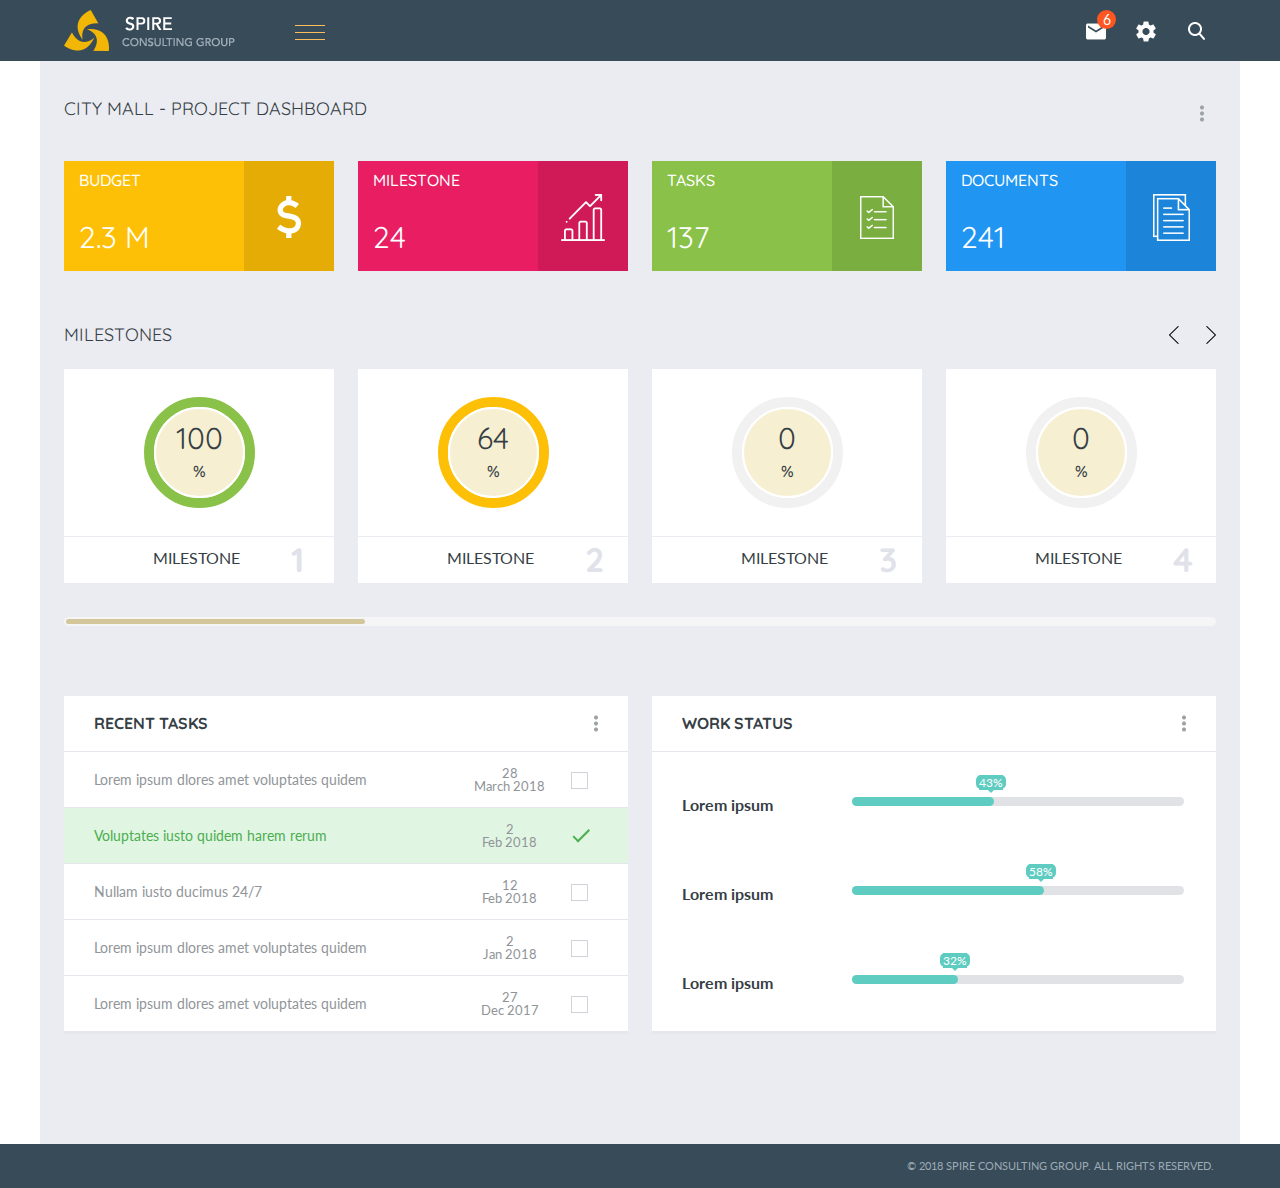
<file: index.html>
<!DOCTYPE html>
<html>

<head>
    <title>Index Page</title>
    <link rel="stylesheet" type="text/css" href="./css/master.css">
    <link rel="stylesheet" type="text/css" href="./css/reset.css">
    <link href="https://fonts.googleapis.com/css?family=Lato:400,700&display=swap" rel="stylesheet">
    <link href="https://fonts.googleapis.com/css?family=Quicksand:500,700&display=swap" rel="stylesheet">
</head>

<body class="contents">
  
    <header class="header">
      <div class="divnew">
         <div> 
            <a href="#">
                <div> 
                    <img class="head-img1" src="./images/logo.png" alt="page logo image">
                </div>
            </a>
         </div>


         <div> 
            <a href="#">
                <div> 
                    <img class="head-img2" src="./images/three-lines.png" alt="three-lines image"> 
                </div>
            </a>
         </div>
            <div class="toolbox">
                <a href="#" class="hover-box">
                    <div> 
                        <img class="align-header-element" src="./images/Ellipse 2.png" alt="search icon image">
                    </div>
                </a>
                <a href="#" class="hover-box">
                    <div> 
                        <img class="align-header-element" src="./images/setting.png" alt="setting icon image">
                    </div>    
                </a>
                <a  href="#" class="hover-box parent">
                    <img class="align-header-element" src="./images/message-icon.png" alt="setting icon image">
                    <span class="message">6</span>
                </a>
                <div class="clear"></div>
            </div>
         <div class="clear"></div>
      </div>
    </header>

<section class="main-container">
  
    <section class="dashboard-section">        
        <div>
            <div class="heading-text">
                <h1 class="font-quicksand-medium-18px ">CITY MALL - PROJECT DASHBOARD</h1>
            </div>
            <div>
               <a href="#" class="three-dots" > <img  src="./images/three-dots.png" alt="three dot image">
               </a>
            </div>
            <div class="clear"></div>
        </div>

        <div class="board">
            <div class="dashboard-rect style1">
                <div class="square">
                    <div>
                        <img class="align-img" src="./images/budget-img.png" alt="budget-image">
                    </div>
                </div>
                <p class="font-quicksand-medium-16px dashboard-small-text-align">BUDGET</p>
                <p class="font-quicksand-medium-30px dashboard-big-text-align">2.3 M</p>
            </div>
        
            <div class="dashboard-rect style2">
                <div class="square">
                    <div>
                        <img class="align-img" src="./images/milestone-img.png" alt="milestone-img">
                    </div>
                </div>
                <h3 class="font-quicksand-medium-16px dashboard-small-text-align">MILESTONE</h3>
                <h2 class="font-quicksand-medium-30px dashboard-big-text-align">24</h2>
            </div>

            <div class="dashboard-rect style3">
                <div class="square">
                    <div>
                        <img class="align-img" src="./images/Form1.png" alt="task-img">
                    </div>
                </div>
                <h3 class="font-quicksand-medium-16px dashboard-small-text-align">TASKS</h3>
                <h2 class="font-quicksand-medium-30px dashboard-big-text-align">137</h2>
            </div>

            <div class="dashboard-rect rectlast style4">
                <div class="square">
                    <div>
                        <img class="align-img" src="./images/document-img.png" alt=" document image">
                    </div>
                </div>
                <h3 class="font-quicksand-medium-16px dashboard-small-text-align">DOCUMENTS</h3>
                <h2 class="font-quicksand-medium-30px dashboard-big-text-align">241</h2>
            </div>
            <div class="clear"></div>
        </div>

    </section>

    <section class="milestones-section">
        
        <div>
            <div class="heading-text">
                <h1 class="font-quicksand-medium-18px ">MILESTONES</h1>
            </div>
            <div>
                <a href="#">
                <img class="arrow-images" src="./images/right-arrow.png" alt="three dot image">
            </a>
            <a href="#">
                <img class="arrow-images" src="./images/left-arrow.png" alt="three dot image">
            </a>
            </div>
            <div class="clear"></div>
        </div>

<div class="board">
        
            <div class="rect">           
                <div class="bigger-rect">
                   <div class="big-circle">
                     <div class="small-circle">
                        <h2 class="font-quicksand-medium-30px circle-text-big">100</h2>
                        <h3 class="font-quicksand-medium-16px circle-text-small">%</h3>
                     </div>
                   </div>
                </div>
                
                <div class="smaller-rect">
                   <p class="lato-regular-16px milestones-text-align">MILESTONE</p>
                   <p class="font-quicksand-bold-34px text-align2">1</p>
                
                </div>
            </div>
        
                <div class="rect">           
                    <div class="bigger-rect ">
                    <div class="big-circle outer-border1">
                        <div class="small-circle">
                            <h2 class="font-quicksand-medium-30px circle-text-big">64</h2>
                            <h3 class="font-quicksand-medium-16px circle-text-small">%</h3>
                        </div>
                    </div>
                </div>
                    <div>
                    <div class="smaller-rect">
                    <span class="lato-regular-16px milestones-text-align">MILESTONE</span>
                    <span class="font-quicksand-bold-34px text-align2">2</span>
                    </div>
                  </div>
                </div>
        
        <div class="rect" >           
                <div class="bigger-rect">
                <div class="big-circle outer-border2">
                    <div class="small-circle">
                        <h2 class="font-quicksand-medium-30px circle-text-big">0</h2>
                        <h3 class="font-quicksand-medium-16px circle-text-small">%</h3>
                    </div>
                </div>
                </div>
             
               <div class="smaller-rect">
                   <span class="lato-regular-16px milestones-text-align">MILESTONE</span>
                   <span class="font-quicksand-bold-34px text-align2">3</span>
              </div>
        </div>
        
            <div class="rect rect-last ">           
                <div class="bigger-rect">
                <div class="big-circle outer-border2">
                    <div class="small-circle">
                        <h2 class="font-quicksand-medium-30px circle-text-big">0</h2>
                        <h3 class="font-quicksand-medium-16px circle-text-small">%</h3>
                    </div>
                </div>
            </div>
                 
                <div class="smaller-rect">
                   <span class="lato-regular-16px milestones-text-align">MILESTONE</span>
                   <span class="font-quicksand-bold-34px text-align2">4</span>
                </div>
            </div>
            <div class="clear"></div>
</div>


    </section>

    <section class="progress-bar">
        <div class="outer-bar">
            <div class="inner-bar"></div>
        </div>
    </section>

    <section class="last-section">          
        <div class="recent-tasks">
            <div>
                <div class="heading-text">
                    <h3 class="font-quicksand-medium-16px text-color-black">RECENT TASKS</h3>
                </div>
                <a href="">
                    <img class="three-dots2" src="./images/three-dots.png" alt="three dot image">
                </a>
                </div>
                <div class="clear">
            </div>
            <div>
                <ul>
                    <li class="task-row">
                                <span class="align-task-row">Lorem ipsum dlores amet voluptates quidem</span>
                                <div class="date"><span>28<br>March 2018</span></div>
                                <div class="checkbox"></div>
                    </li>
                    <li class="task-row selected">
                        <span class="align-task-row">Voluptates iusto quidem harem rerum</span>
                        <div class="date"><span>2<br>Feb 2018</span></div>
                        <div class="checkbox checked">
                            <img src="./images/correct.png" alt="right image">
                        </div>                    
                    </li>
                    <li class="task-row">
                        <div class="align-task-row">
                        <span >Nullam iusto ducimus 24/7</span>
                        </div>
                        <div class="date"><span>12<br>Feb 2018</span></div>
                        <div class="checkbox"></div> 
                    </li>
                    <li class="task-row">
                        <span class="align-task-row">Lorem ipsum dlores amet voluptates quidem</span>
                        <div class="date"><span>2<br>Jan 2018</span></div>
                        <div class="checkbox"></div>
                    </li>
                    <li class="task-row">
                        <span class="align-task-row">Lorem ipsum dlores amet voluptates quidem</span>
                        <div class="date"><span>27<br>Dec 2017</span></div>
                        <div class="checkbox"></div>
                    </li>
                </ul>
                <div class="clear"></div>
            </div>
        </div>
        <div class="recent-tasks recent-task-clear">


                    <div>
                        <div class="heading-text">
                            <h3 class="font-quicksand-medium-16px text-color-black">WORK STATUS</h3>
                        </div>

                        <a href="#">
                        <img class="three-dots2" src="./images/three-dots.png" alt="three dot image">
                         </a>
                        <div class="clear"></div>
                    </div>
                    <ul>
                        <li>
                            <div class="task-row-2 first-row">
                                <div>
                                    <div>
                                        <span class="lato-bold-16px">Lorem ipsum</span>
                                    </div>

                                    <div class="outer-bar2 float-left ">
                                        <div class="inner-bar2 inner-width-1">

                                            <div class="arrow-box ">
                                                <span class="lato-regular-13px font-size-12px"> 43%</span>
                                            </div>

                                            <div class="clear"></div>
                                        </div>
                                    </div>
                                </div>
                            </div>
                        </li>

                        <li>
                            <div class="task-row-2">
                                <div>
                                    <div>
                                        <span class="lato-bold-16px">Lorem ipsum</span>
                                    </div>

                                    <div class="outer-bar2 float-left">
                                        <div class="inner-bar2 inner-width-2">

                                            <div class="arrow-box">
                                                <span class="lato-regular-13px font-size-12px"> 58%</span>
                                            </div>

                                            <div class="clear"></div>
                                        </div>
                                    </div>
                                </div>
                            </div>
                        </li>

                        <li>
                            <div class="task-row-2 last-row">
                                <div>
                                    <div>
                                        <span class="lato-bold-16px">Lorem ipsum</span>
                                    </div>

                                    <div class="outer-bar2 float-left">                                                                                                     
                                        <div class="inner-bar2 inner-width-3">

                                            <div class="arrow-box">
                                                <span class="lato-regular-13px font-size-12px"> 32%</span>
                                            </div>

                                            <div class="clear"></div>
                                        </div>
                                    </div>
                                </div>
                            </div>
                        </li>

                    </ul>
                    <div class="clear"></div>

        </div>
        <div class="clear"></div>
    </section>  

</section>

    <footer>
    <section class="footer-div">
            <h2 class="lato-regular">
                © 2018 SPIRE CONSULTING GROUP. ALL RIGHTS RESERVED.
            </h2>     
    </section>   
    <section class="clear"></section>
    </footer>

</body>

</html>
</file>
<file: css/master.css>
/* ---------------universal------------------------  */
*  
{
    box-sizing: border-box;
 
}

.contents {
    margin: 0 auto;
    background-color:white;
    font-family: 'Lato', sans-serif;
    font-weight: 400;
    font-size: 14px;
    color: #919599;
}

.clear {
    clear: both;
}

/* --------------- header-section ------------------------  */

.header {
    width: 100%;
    background-color: #384B59;
    position: fixed;
    top: 0px;    
    z-index: 999;
}

.divnew {
    width: 1200px;
    background-color: #384B59;
    margin: auto;
    padding-top: 10px;
    padding-bottom: 10px;
}

.head-img1 {
    float: left;
    width: 171px;
    height: 41px;
    margin-left: 24px;
}

.head-img2 {
    float: left;
    height: 15px;
    width: 30px;
    margin-left: 60px;
    margin-top: 15px;
}

.toolbox {
    float: right;
    height: 40.41px;
    max-width: 153px;
    background-color: #384B59;
    margin-right: 24px;
}

.hover-box {
    float: right;
    margin-left: 10px;   
    width: 40px;
    line-height: 40px;
    text-align: center;
}

.hover-box:hover{
    background-color: #E9E9E91A;
}


.align-header-element{
    vertical-align: middle;
}

.parent
{
    position: relative;
}

 .message {
    position: absolute;
    height: 19px;
    width: 19px;
    background-color: #FE5621;
    border-radius: 50%;
    text-align: center;
    right: 0px;
    top: 0px;  
    color: #FFFFFF;
    line-height: 19px;  
 
}
/* ----------------------------- Main- Container ------------------------------ */

.main-container{
    background-color: #EBECF2;
    width: 1200px;
    margin: auto;
    padding-top: 100px;
    padding-bottom: 110px;
}  

/* ----------------------------- Dashboard - Section ------------------------------ */


.dashboard-section {
    margin-left: 24px;
    margin-right: 24px;
    background-color: #EBECF2;
}

.heading-text {
    float: left;   
}


.font-quicksand-medium-16px{
font-family: 'Quicksand', sans-serif;
font-size: 16px;
color: #363F45;
font-weight: 500;
}

.bold{
    font-weight: 700;
}

.font-quicksand-medium-18px{
    font-family: 'Quicksand', sans-serif;
    text-align: left;
    font-size: 18px;
    color: #363F45;
}

.three-dots {
    float: right;
    margin: 5px 12px 37px 832px;
}


.board {
    background-color: #EBECF2;
} 

.dashboard-rect 
{    
    float: left;
    width: 270px;
    margin-right: 24px;
    background-color: #FFFFFF;
    margin-bottom: 0px;
    text-align: left;
}


.style1 
{    
    background-color: #FEC006;
    padding-left: 15px;
    text-align: left;
}

.style2 
{    
    background-color: #E81D62;
    padding-left: 15px;
    text-align: left;
}
.style3 
{    
    background-color: #8AC249;
    padding-left: 15px;
    text-align: left;
}
.style4 
{    
    background-color: #2095F2;
    padding-left: 15px;
    text-align: left;
}

.rectlast{
    margin-right: 0px;
}

.square {
    float: right;
    background-color: rgba(0,0,0,0.1);
    text-align: center;
    width: 90px;
    line-height: 110px;
}

.align-img {
    vertical-align: middle;
       
 }

 .dashboard-small-text-align{
    color: #FFFFFF;
    margin-top: 11px;
    }
    
 .font-quicksand-medium-30px{
    font-family: 'Quicksand', sans-serif;
    font-size: 30px;
    color: #FFFFFF;

} 


.dashboard-big-text-align
{
    margin-top: 34px;
}

/* ---------------------------------Milestones-Section------------------------- */

.milestones-section{
    margin-left: 24px;
    margin-right: 24px;
    margin-top: 55px;
    background-color: #EBECF2;   
}

.arrow-images{
    float: right;
    padding-left: 27px;
    margin-bottom: 25px;
}

.rect 
{    
    float: left;
    width: 270px;
    margin-right: 24px;
    margin-bottom: 0px;
    text-align: center;
    background-color: #EBECF2;
}

.rect-last{
    margin-right: 0px;
}

.bigger-rect
{
    width:270px;
    padding-bottom:28px;
    padding-top:28px;
    background-color: #FFFFFF;
}
.smaller-rect{
    background-color: #FFFFFF;
    margin-top: 1px;
}
.big-circle{

    height: 111px;
    width: 111px;
    border-radius: 50%;
    border: 10px solid #8AC249;
    margin:0 auto;

}

.small-circle{

    height: 91px;
    width: 91px;
    border-radius: 50%;
    background-color: #F6EFD2;
    border: 2px solid #FFFFFF;
    text-align: center;
    vertical-align: middle;
}

.circle-text-big{
    color: #363F45;
    padding-top: 14px;
    }
    
    
.circle-text-small{
        color: #363F45;
        margin-top: 10px;
    }

.milestones-text-align
{
    display: inline-block;
    width: calc(100% - 88px);
    margin-left: 40px;
}

.text-align2{
    color: #E1E2E9;
    line-height: 46px;
    vertical-align: middle;
    text-align: left;
    display: inline-block;
    width: 42px;

}
.outer-border1 
{    
    border: 10px solid #FEC006;
}
.outer-border2
{    
    border: 10px solid #F1F1F1;
}

.lato-regular-16px{
    font-family: 'Lato', sans-serif;
    font-weight: 400;
    font-size: 16px;
    color: #363F45;
    }

/* -------------------------------------------Progress-Bar----------------------------------- */

.progress-bar
{
    margin-top: 34px;
    margin-left: 24px;
    margin-right: 24px;
}

.outer-bar
{
    background-color: #F5F5F5;
    height: 9px;
    border-radius: 5px;
    padding: 2px;
}
.inner-bar
{
    height: 5px;
    width: 299px;
    background-color: #D4C69B ;
    border-radius: 3px;    
}
/* --------------------------------------------Last-Section--------------------------------------- */

.last-section{
    background-color: #EBECF2;
    margin-top: 70px;
    margin-left: 24px;
    margin-right: 24px;
}

.recent-tasks{
    float: left;
    width: 564px;
    border-bottom: 3px solid #E6E7ED;
    background-color: #FFFFFF;
    margin-right: 24px;
}

.task-row
{
    padding: 11px 20px 10px 20px;
    border-top: 1px solid #E6E7ED;
}
.three-dots2    
{
    float: right;
    padding: 19px 30px;
   
}

.align-task-row{
     padding: 10px;
     vertical-align: middle;
     width: 300px;
     display: inline-block;  
    }

.date{
        margin-left: 84px;
        max-width: 75px;
        min-width: 75px;
        font-family: 'Lato', sans-serif;
        font-weight: 400;
        font-size: 13px;
        color: #919599;
        display: inline-block;
        vertical-align: middle;
        text-align: center;
 }
 .checkbox
{
    height: 17px;
    width: 17px;
    background-color:  #FFFFFF;
    border: 1px solid #CED4D9 ;
    display: inline-block;
    vertical-align: middle;
    margin-left: 20px;

}
.checked{
    background-color:  #E1F5E3;
    border: 1px solid transparent ;
}


 .recent-task-clear {
    margin-right: 0px !important;
}

.text-color-black{
    color: #363F45;
    font-weight: 700;
    line-height: 55px;
    vertical-align: middle;
    padding-left: 30px;
 }

 .font-quicksand-bold-34px{
    font-family: 'Quicksand', sans-serif;
    font-size: 34px;
    color: #E1E2E9;
    font-weight: 700;
}

.lato-regular-13px{
    font-family: 'Lato', sans-serif;
    font-weight: 400;
    font-size: 13px;
    color: #919599;
    margin-bottom: 20px;
}

li{
    list-style-type: none;
    text-decoration-style: none;
    vertical-align: center;
    text-align: left;
    }

.task-row-2
{
    padding:45px 30px 44px 30px;
}

.first-row{
border-top: 1px solid #E6E7ED;
}

.last-row{

    padding-bottom: 56px;
}

.selected{
    background-color: #E1F5E3;
    color: #4BAE4F;
}

.outer-bar2 {
    background-color: #E1E2E6;
    height: 9px;
    width: 332px;
    border-radius: 5px;
    margin-left: 78.5px;
}

.inner-bar2 {
    height: 9px;
    background-color: #5FCCC1;
    border-radius: 5px;
    position: relative;
    max-width: 100%;
}

.inner-width-1{
    width: 43%;
}

.inner-width-2{
    width: 58%;
}
.inner-width-3{
    width: 32%;
}

.float-left {
    float: left;
}

.arrow-box {
    background-color: #5FCCC1;
    position: absolute;
    text-align: center;
    bottom: 17px;
    right: -12px;
    border-radius: 5px;

}
.arrow-box::after {
    content: "";
    width: 0px;
    height: 0px;
    border-top: 5px solid #5FCCC1;
    border-left: 5px solid transparent;
    border-bottom: 60px solid transparent;
    border-right: 5px solid transparent;
    position: absolute;
    left: 33%;
    top: 92%;
}

.lato-bold-16px {
    font-family: 'Lato', sans-serif;
    font-weight: 700;
    float: left;
    font-size: 16px;
    color: #363F45;
}

.font-size-12px {
    font-size: 12px;
    margin: 3px;
    background-color: #5FCCC1;
    color: #FFFFFF;
}
/* -------------------------------Footer--------------------------------------- */

footer{
    width: 100%;
    background-color: #384B59;
}

.footer-div
    {
    width: 1200px;
    margin: auto;
    line-height: 44px;
}

.lato-regular{
    font-family: 'Lato', sans-serif;
    font-weight: 400;
    float: right;
    font-size: 11px;
    color: #9CAAB4;
    background-color:  #384B59;
    padding-right: 26px;    
}
</file>
